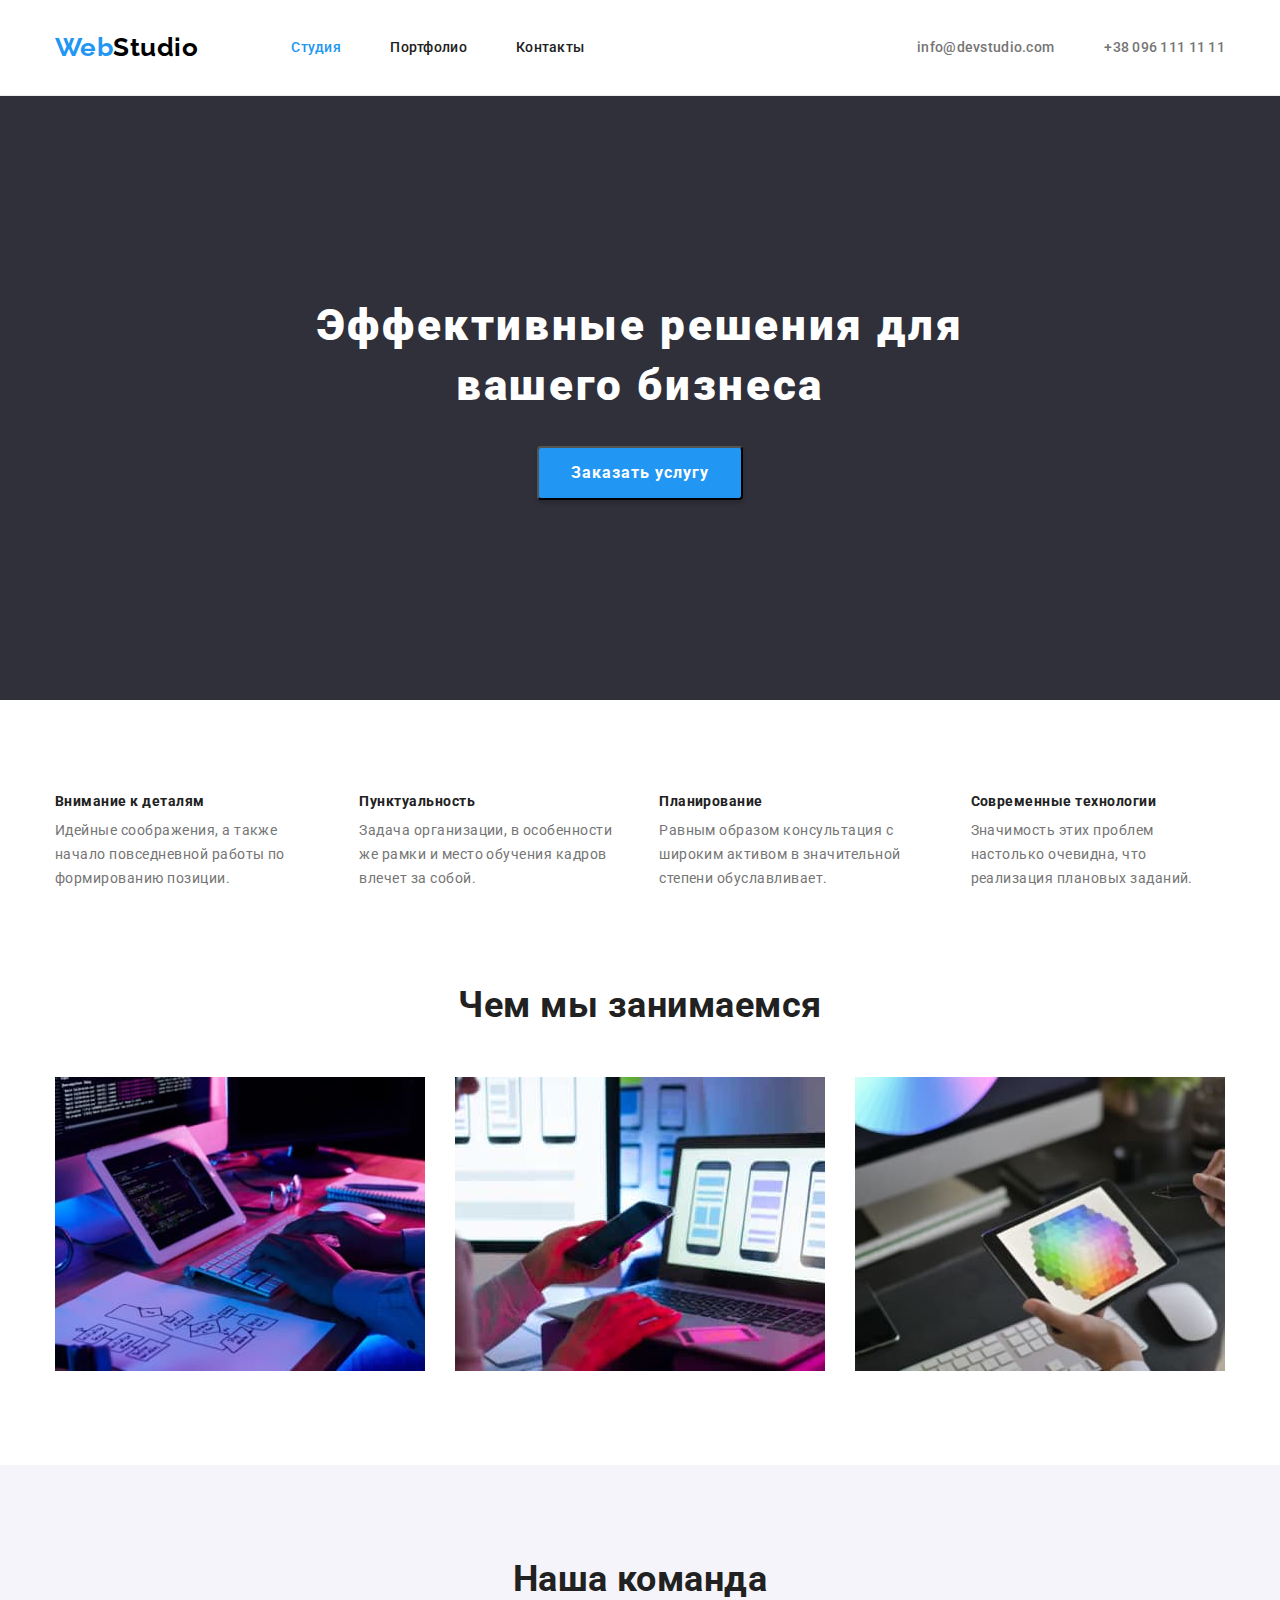
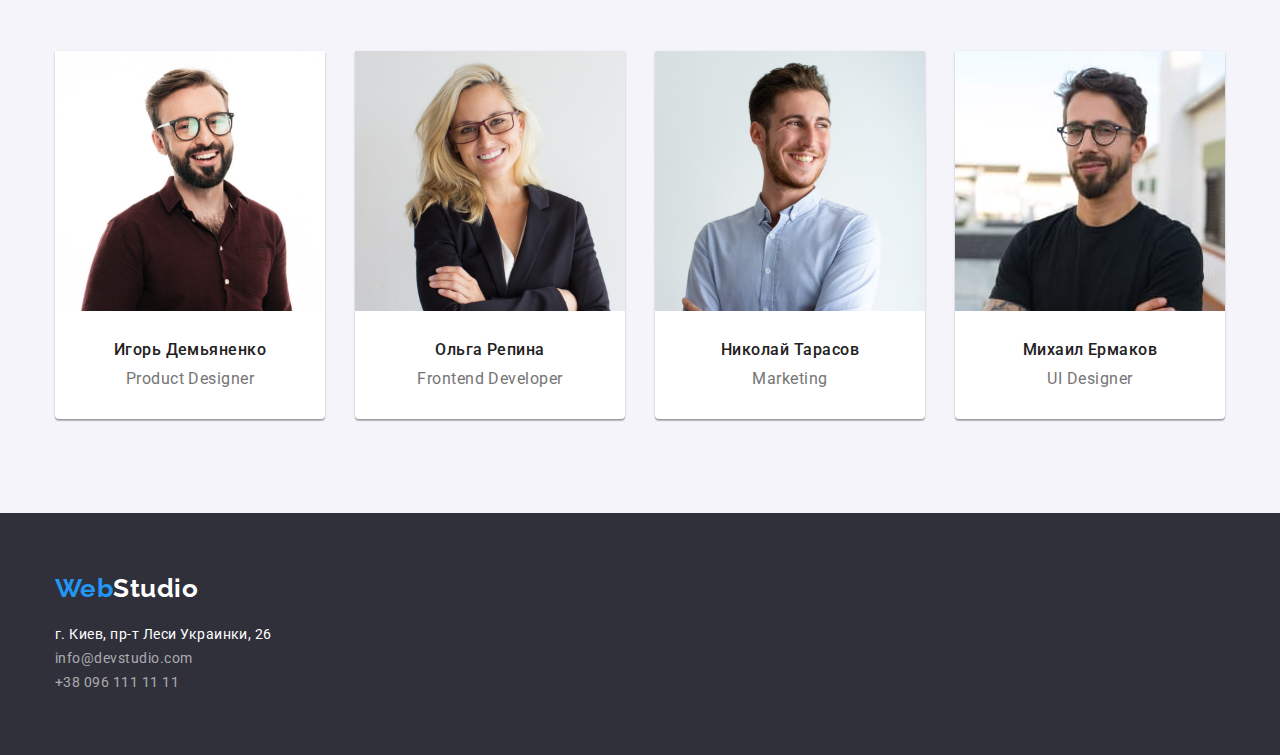
<file: index.html>
<!DOCTYPE html>
<html lang="ru">
<head>
    <meta charset="UTF-8">
    <meta http-equiv="X-UA-Compatible" content="IE=edge">
    <meta name="viewport" content="width=device-width, initial-scale=1.0">
    <title>Студия</title>
    <link href="https://fonts.googleapis.com/css2?family=Raleway:wght@700&family=Roboto:wght@400;500;700;900&display=swap"
        rel="stylesheet">
        <link rel="stylesheet" href="https://cdnjs.cloudflare.com/ajax/libs/modern-normalize/1.1.0/modern-normalize.min.css">
         <link rel="stylesheet" href="./css/styles.css">



</head>


<body>
    <!--шапка-->
    <header class="header" >
      <div class="container flexbox">   
        <a href="./index.html" lang="en" class="logo"><span class="logo-first-part">Web</span>Studio</a>
    
        <nav class="navigation">
            <ul class="site-nav list">
                <li><a class="site-nav-link current" href="./index.html">Студия</a></li>
                <li><a class="site-nav-link" href="./portfolio/portfolio.html">Портфолио</a></li>
                <li><a class="site-nav-link" href="">Контакты</a></li>
            </ul>
        </nav>
    
       
            <ul class="auth-nav list">
                <li class="item"><a class="auth-nav-link" href="mailto:info@devstudio.com">info@devstudio.com</a></li>
                <li class="item"><a class="auth-nav-link" href="tel:+380961111111">+38 096 111 11 11</a></li>
            </ul>
    </div>
    
    
    </header>
   
    <main>
    <!--1секція-->
<section class="hero">
<div class="container">
<h1 class="hero-title">Эффективные решения для вашего бизнеса</h1>
<button type="button" class="button">Заказать услугу</button>
</div>
</section>

<!--особливості-->
<section class="feature-section section">
    <div class="container">
    <h2 class="section-title visuallyhidden">Особенности</h2>
    <ul class="list flexbox">
        <li class="feature-item">
            <h3 class="feature-title">Внимание к деталям</h3>
            <p class="feature-text">Идейные соображения, а также начало повседневной работы по формированию позиции.</p>
        </li>
        <li class="feature-item">
            <h3 class="feature-title">Пунктуальность</h3>
            <p class="feature-text">Задача организации, в особенности же рамки и место обучения кадров влечет за собой.</p>
        </li>
        <li class="feature-item">
            <h3 class="feature-title">Планирование</h3>
            <p class="feature-text">Равным образом консультация с широким активом в значительной степени обуславливает.</p>
        </li>
        <li class="feature-item">
            <h3 class="feature-title">Современные технологии</h3>
            <p class="feature-text">Значимость этих проблем настолько очевидна, что реализация плановых заданий.</p>
        </li>
    </ul>
    </div>
</section>

<!--чим займаємось-->
<section class="section-work section">
    <div class="container">
    <h2 class="section-title">Чем мы занимаемся</h2>
    <ul class="list flexbox">
        <li class="work-item" ><img width="370"  src="./images/img1.jpg" alt="На столе записка алгоритма,клавиатура и планшет"></li>
        <li class="work-item" ><img width="370" src="./images/img2.jpg" alt="Человек использует сматфон и ноутбук"></li>
        <li class="work-item" ><img width="370" src="./images/img3.jpg" alt="Человек использует планшет на котором размещенна палитра цветов"></li>
    </ul>
    </div>
</section>
<!--наша команда-->
<section class="our-team section">
<div class="container">
    <h2 class="section-title">Наша команда</h2>
    <ul class="list flexbox">
        <li class="team-item">
            
            <img width="270" src="./images/team1.jpg" alt="Игорь Демьяненко">
            <h3 class="teammates-name">Игорь Демьяненко</h3>
            <p  lang="en" class="teammates-position">Product Designer</p>
        </li>
        <li class="team-item">
           
            <img width="270" src="./images/team2.jpg" alt="Ольга Репина">
            <h3 class="teammates-name">Ольга Репина</h3>
            <p lang="en" class="teammates-position">Frontend Developer</p>
        </li>
        <li class="team-item">
           
            <img width="270" src="./images/team3.jpg" alt="Николай Тарасов">
            <h3 class="teammates-name">Николай Тарасов</h3>
            <p lang="en" class="teammates-position"> Marketing</p>
        </li>
        <li class="team-item">
            
            <img width="270" src="./images/team4.jpg" alt="Михаил Ермаков">
            <h3 class="teammates-name">Михаил Ермаков</h3>
            <p lang="en" class="teammates-position">UI Designer</p> 
        </li>
    </ul>
</div>
</section>
</main>
<!--футер-->
<footer class="footer">
<div class="container footer-container">
    <a href="./index.html" lang="en"class="logo "><span class="logo-first-part">Web</span><span class="logo-second-part">Studio</span></a>
    <address class="footer-address">
        <ul class="list">
            <li ><a class="address-link"  href="https://goo.gl/maps/8gZ2Wu5cqemFH6tR6" target= "_blank" rel="noopener noreferrer">г. Киев, пр-т Леси Украинки, 26</a></li>
            <li ><a class="address-nav" href="mailto:info@devstudio.com">info@devstudio.com</a></li>
            <li ><a class="address-nav" href="tel:+380961111111">+38 096 111 11 11</a></li>
        </ul>
    </address>
</div>
</footer>

</body>
</html>
</file>
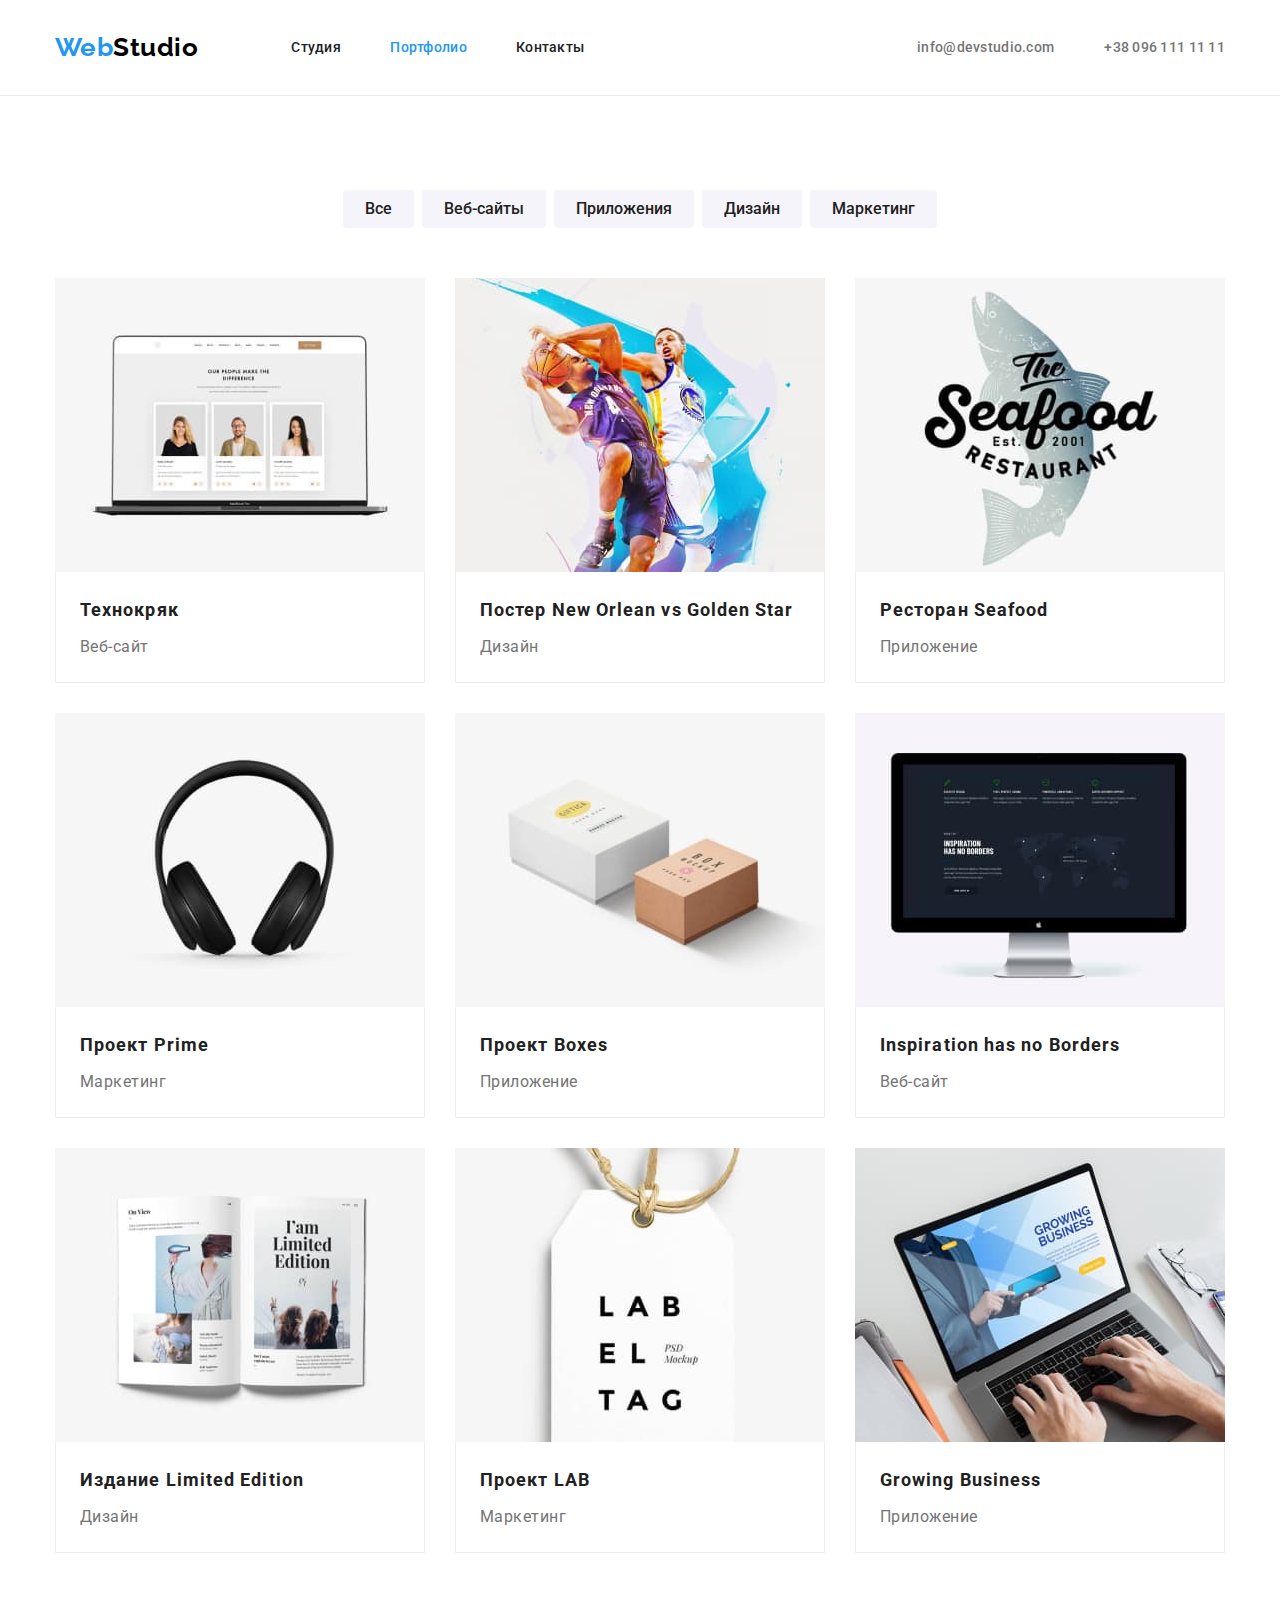
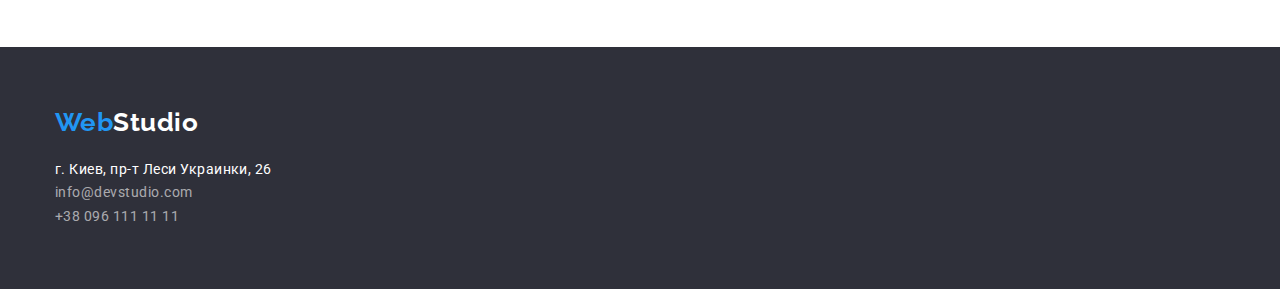
<file: portfolio/portfolio.html>
<!DOCTYPE html>
<html lang="ru">
<head>
    <meta charset="UTF-8">
    <meta http-equiv="X-UA-Compatible" content="IE=edge">
    <meta name="viewport" content="width=device-width, initial-scale=1.0">
    <link href="https://fonts.googleapis.com/css2?family=Raleway:wght@700&family=Roboto:wght@400;500;700;900&display=swap"
        rel="stylesheet">
    <link rel="stylesheet" href="https://cdnjs.cloudflare.com/ajax/libs/modern-normalize/1.1.0/modern-normalize.min.css">
    <link rel="stylesheet" href="../css/styles.css">
    
    <title>Портфолио</title>
</head>
<body >
    <!--шапка-->
    <header class="header">
    
        
    
        <div class="container flexbox">
            <a href="../index.html" lang="en" class="logo"><span class="logo-first-part">Web</span>Studio</a>
            <nav class="navigation">
                <ul class="site-nav list">
                    <li><a class="site-nav-link" href="../index.html">Студия</a></li>
                    <li><a class="site-nav-link current" href="./portfolio.html">Портфолио</a></li>
                    <li><a class="site-nav-link" href="">Контакты</a></li>
                </ul>
            </nav>
            
            
            <ul class="auth-nav list">
                <li class="item"><a class="auth-nav-link" href="mailto:info@devstudio.com">info@devstudio.com</a></li>
                <li class="item"><a class="auth-nav-link" href="tel:+380961111111">+38 096 111 11 11</a></li>
            </ul>
        </div>
    </header>
   <main>
   <!-- Портфолiо-->
   <section class="section portfolio">
       <div class="container">
            <h1 class="visuallyhidden">Портфолио</h1>
            
            <ul class="portfolio-list list flexbox">
                <li class="button-item"><button class="portfolio-button" type="button">Все</button></li>
                <li class="button-item"><button class="portfolio-button" type="button">Веб-сайты</button></li>
                <li class="button-item"><button class="portfolio-button" type="button">Приложения</button></li>
                <li class="button-item"><button class="portfolio-button" type="button">Дизайн</button></li>
                <li class="button-item"><button class="portfolio-button" type="button">Маркетинг</button></li>
            
            </ul>
            
            <ul class="gallery list flexbox">
                <li class="gallery-item">
                    <img width="370" src="./portfolio-images/project1.jpg" alt="На екране ноутбука команда Технокряк">
                    <div class="border-item"> 
                    <h2 class="project-name">Технокряк</h2>
                    <p class="project-description">Веб-сайт</p> 
                    </div>
                </li>
            
                <li class="gallery-item">
                    <img width="370" src="./portfolio-images/project2.jpg" alt="Баскетбольная верховая дуэль в">
                    <div class="border-item"> 
                    <h2 class="project-name">Постер <span lang="en">New Orlean vs Golden Star</span></h2>
                    <p class="project-description">Дизайн</p> 
                    </div>
                </li>
            
                <li class="gallery-item">
                    <img width="370" src="./portfolio-images/project3.jpg" alt="Логотип ресторана Seafood">
                    <div class="border-item"> 
                    <h2 class="project-name">Ресторан <span lang="en">Seafood</span></h2>
                    <p class="project-description">Приложение</p> 
                    </div>
                </li>
            
                <li class="gallery-item">
                    <img width="370" src="./portfolio-images/project4.jpg" alt="Наушники">
                    <div class="border-item"> 
                    <h2 class="project-name">Проект <span lang="en">Prime</span></h2>
                    <p class="project-description">Маркетинг</p> 
                    </div>
                </li>
            
                <li class="gallery-item">
                    <img width="370" src="./portfolio-images/project5.jpg" alt="Две коробки">
                    <div class="border-item"> 
                    <h2 class="project-name">Проект <span lang="en">Boxes</span></h2>
                    <p class="project-description">Приложение</p> 
                    </div>
                </li>
            
                <li class="gallery-item">
                    <img width="370" src="./portfolio-images/project6.jpg" alt="На мониторе стартовая страница сайта">
                    <div class="border-item"> 
                    <h2 class="project-name" lang="en">Inspiration has no Borders</h2>
                    <p class="project-description">Веб-сайт</p> 
                    </div>
                </li>
            
                <li class="gallery-item">
                    <img width="370" src="./portfolio-images/project7.jpg" alt="Фото одноименного журнала">
                    <div class="border-item"> 
                    <h2 class="project-name">Издание <span lang="en">Limited Edition</span></h2>
                    <p class="project-description">Дизайн</p> 
                    </div>
                </li>
            
                <li class="gallery-item">
                    <img width="370" src="./portfolio-images/project8.jpg" alt="Бирка с аббревиатурой LAB">
                    <div class="border-item"> 
                    <h2 class="project-name">Проект LAB</h2>
                    <p class="project-description">Маркетинг</p> 
                    </div>
                </li>
            
                <li class="gallery-item">
                    <img width="370" src="./portfolio-images/project9.jpg" alt="На монитое приложение Growing Business">
                   <div class="border-item">
                        <h2  class="project-name" lang="en">Growing Business</h2>
                    <p class="project-description">Приложение</p> 
                </div>
                </li>
            
            
            </ul>
       </div>
   </section>
   </main>

    <!--футер-->
    <footer class="footer">
    
        <div class="container footer-container">
            <a href="../index.html" lang="en" class="logo"><span class="logo-first-part">Web</span><span
                    class="logo-second-part">Studio</span></a>
            <address class="footer-address">
                <ul class="list">
                    <li><a class="address-link" href="https://goo.gl/maps/8gZ2Wu5cqemFH6tR6" target="_blank"
                            rel="noopener noreferrer">г. Киев, пр-т Леси Украинки, 26</a></li>
                    <li><a class="address-nav" href="mailto:info@devstudio.com">info@devstudio.com</a></li>
                    <li><a class="address-nav" href="tel:+380961111111">+38 096 111 11 11</a></li>
                </ul>
            </address>
        </div>
    
    </footer>

</body>
</html>
</file>
<file: css/styles.css>
*,
*::before,
*::after {
  box-sizing: border-box;
}

:root {
  --primary-background-color: #fff;
  --secondary-background-color: #f5f4fa;
  --footer-background-color: #2f303a;
  --primary-text-color: #757575;
  --secondary-text-color: #212121;
  --hover-color: #2196f3;
}

body {
  background-color: var(--primary-background-color);
  font-family: Roboto, sans-serif;
  letter-spacing: 0.03em;
  color: var(--primary-text-color);
}

.list {
  list-style: none;
  padding: 0;
  margin: 0;
}

h1,
h2,
h3,
p {
  margin: 0;
  padding: 0%;
}

a {
  text-decoration: none;
}

img {
  display: block;
  max-width: 100%;
}

.visuallyhidden {
  border: 0;
  clip: rect(0 0 0 0);
  height: 1px;
  margin: -1px;
  overflow: hidden;
  padding: 0;
  position: absolute;
  width: 1px;
}

.flexbox {
  display: flex;
  align-items: center;
}

/* хедер */

.header {
  padding-top: 32px;
  padding-bottom: 32px;
  border-bottom: 1px solid #ececec;
}

/* logo */
.logo {
  font-family: Raleway, sans-serif;
  color: #000000;
  font-weight: 700;
  font-size: 26px;
  line-height: 1.19;
  /* display: inline-block; */
}

.logo-item {
  margin-right: 93px;
}

.logo-first-part {
  color: #2196f3;
}
/*site nav */

.navigation {
  margin-left: 93px;
}

.site-nav {
  display: flex;
  min-width: 293px;
  justify-content: space-between;
}

.site-nav-link {
  color: var(--secondary-text-color);
  font-weight: 500;
  font-size: 14px;
  line-height: 1.14;
  letter-spacing: 0.02em;
  padding-top: 32px;
  padding-bottom: 32px;
}
.site-nav-link:hover,
.site-nav-link:focus {
  color: var(--hover-color);
}

/* AUTH NAV */

.auth-nav {
  display: flex;
  margin-left: auto;
}

.auth-nav-link:hover,
.auth-nav-link:focus {
  color: var(--hover-color);
}

.auth-nav-link {
  color: #757575;
  font-size: 14px;
  line-height: 1.14;
  font-weight: 500;
  letter-spacing: 0.02em;
}

.auth-nav > .item:not(:first-child) {
  margin-left: 50px;
}
.current {
  color: var(--hover-color);
}

.container {
  width: 1200px;
  padding: 0 15px;
  margin: 0 auto;
}

/* main */

/* HERO */

.hero {
  background-color: #2f303a;
  text-align: center;
  padding-top: 200px;
  padding-bottom: 200px;
}

.hero-title {
  font-weight: 900;
  font-size: 44px;
  line-height: 1.36;
  letter-spacing: 0.06em;
  color: #ffffff;
  margin-bottom: 30px;
  text-align: center;
  max-width: 700px;
  margin-right: auto;
  margin-left: auto;
}

.button {
  display: inline-block;
  font-family: inherit;
  font-weight: 700;
  font-size: 16px;
  line-height: 1.87;
  letter-spacing: 0.06em;

  color: #ffffff;
  background-color: #2196f3;
  box-shadow: 0px 4px 4px rgba(0, 0, 0, 0.15);
  min-width: 200px;
  padding: 10px 32px;
  border-radius: 4px;
}
/* WORK */

.work-item:not(:first-child) {
  margin-left: 30px;
}

.section-title {
  font-weight: 700;
  font-size: 36px;
  line-height: 1.16;
  text-align: center;
  color: var(--secondary-text-color);
  margin-bottom: 50px;
}

.section-work.section {
  padding-top: 0;
  padding-bottom: 94px;
}

/* feature */

.section {
  padding-top: 94px;
  padding-bottom: 94px;
}

.feature-item:not(:first-child) {
  margin-left: 30px;
}

.feature-title {
  color: var(--secondary-text-color);
  font-weight: 700;
  font-size: 14px;
  line-height: 1.14;
  margin-bottom: 10px;
}

.feature-text {
  font-size: 14px;
  line-height: 1.71;
}

/* OUR TEAM */

.team-item {
  background-color: var(--primary-background-color);
  text-align: center;
  box-shadow: 0px 1px 3px rgba(0, 0, 0, 0.12), 0px 1px 1px rgba(0, 0, 0, 0.14),
    0px 2px 1px rgba(0, 0, 0, 0.2);
  border-radius: 0px 0px 4px 4px;
}

.team-item:not(:first-child) {
  margin-left: 30px;
}

.teammates-name {
  font-weight: 500;
  font-size: 16px;
  line-height: 1.18;
  color: var(--secondary-text-color);
  margin-top: 30px;
  margin-bottom: 10px;
}

.our-team {
  background-color: var(--secondary-background-color);
}

.teammates-position {
  font-size: 16px;
  line-height: 1.18;
  margin-bottom: 30px;
}

/* footer */
.footer {
  background-color: #2f303a;
}
.footer-container {
  padding-top: 60px;
  padding-bottom: 60px;
}

.logo-second-part {
  color: white;
}

.footer-address {
  margin-top: 20px;
}

.address-link {
  font-style: normal;
  font-size: 14px;
  line-height: 1.71;
  color: #ffffff;
}
.address-link:focus,
.address-link:hover {
  color: var(--hover-color);
}

.address-nav {
  font-style: normal;
  font-size: 14px;
  line-height: 1.71;
  color: rgba(255, 255, 255, 0.6);
}

.address-nav:focus,
.address-nav:hover {
  color: var(--hover-color);
}

/* portfolio */

.portfolio-list {
  justify-content: center;
  min-width: 611px;
  margin-bottom: 50px;
}

.portfolio-button {
  display: inline-block;
  font-family: inherit;
  cursor: pointer;
  font-weight: 500;
  font-size: 16px;
  line-height: 1.62;
  color: var(--secondary-text-color);
  background: #f5f4fa;
  padding: 6px 22px;
  border-radius: 4px;
  border: transparent;
}

.portfolio-button:focus,
.portfolio-button:hover {
  background: #2196f3;
  color: #ffffff;
}

.button-item:not(:first-child) {
  margin-left: 8px;
}

.project-name {
  color: var(--secondary-text-color);
  font-weight: 700;
  font-size: 18px;
  line-height: 2;
  letter-spacing: 0.06em;
  padding-top: 20px;
  margin-bottom: 4px;
  padding-left: 24px;
}

.project-description {
  font-size: 16px;
  line-height: 1.87;
  padding-left: 24px;
  margin-bottom: 20px;
}

.gallery {
  flex-wrap: wrap;
}

.gallery-item {
  margin-right: 30px;
  margin-bottom: 30px;
}

.gallery-item:nth-child(3n + 3) {
  margin-right: 0;
}

.gallery-item:nth-last-child(-n + 3) {
  margin-bottom: 0;
}

.border-item {
  border: 1px solid #eeeeee;
  border-top: transparent;
}
</file>
